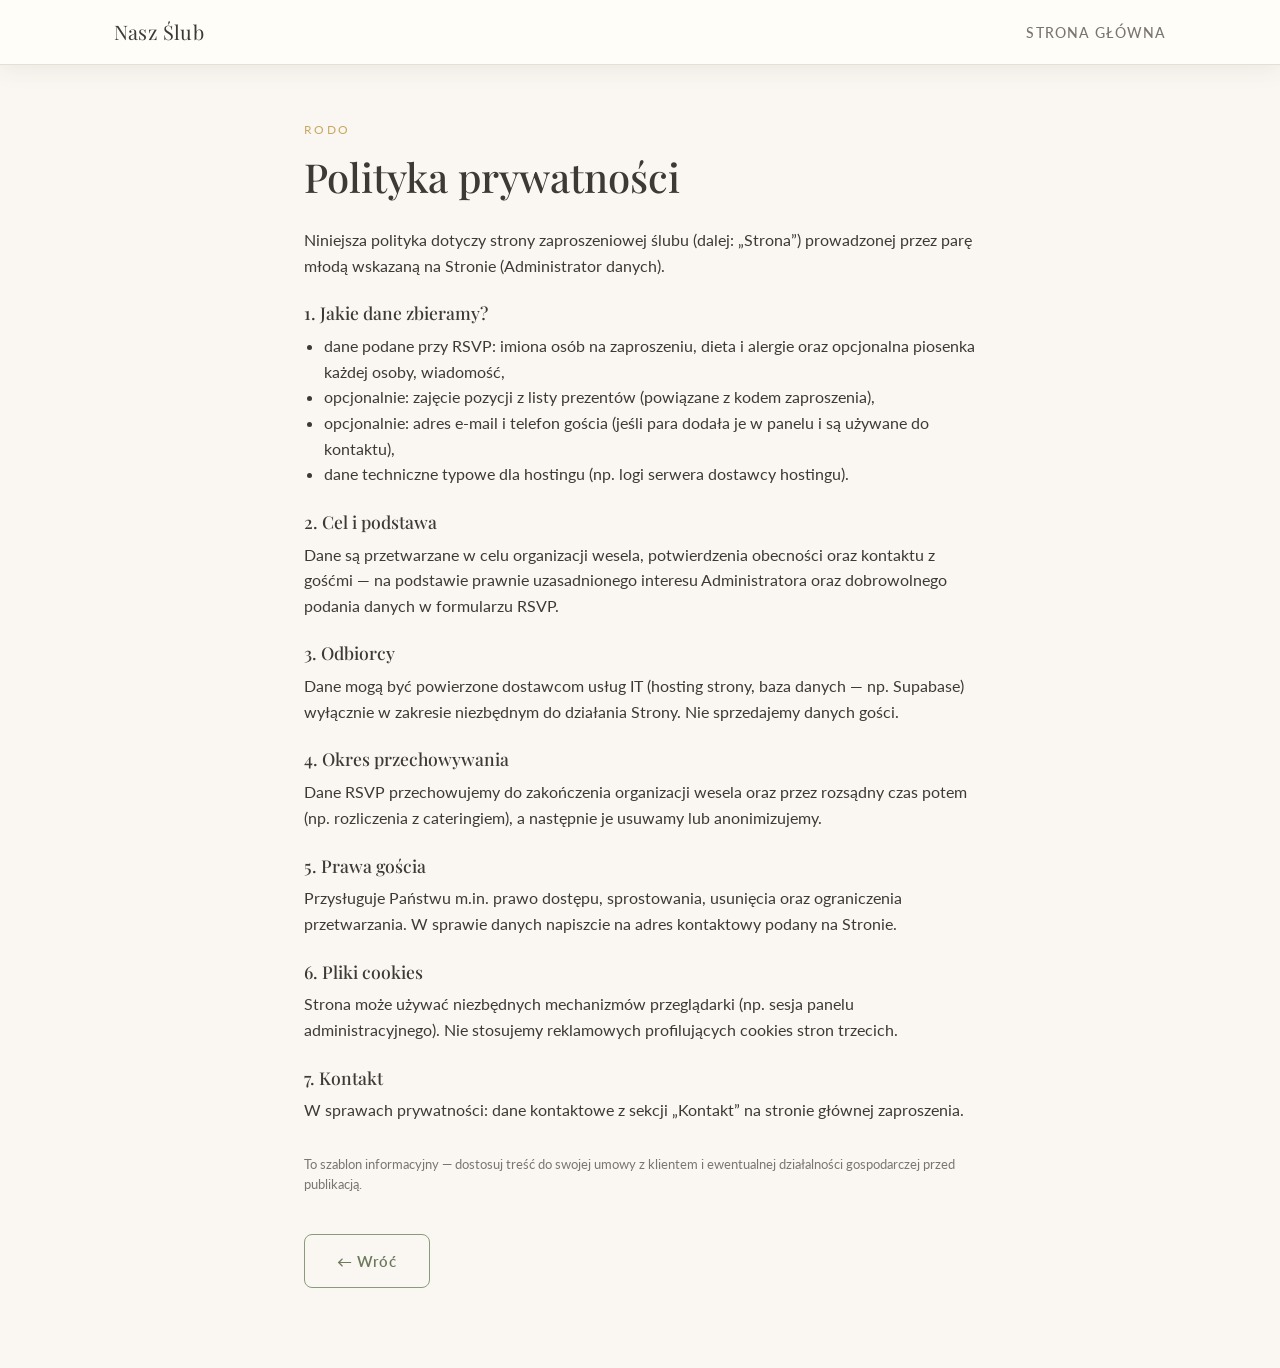
<file: privacy.html>
<!DOCTYPE html>
<html lang="pl">
<head>
  <meta charset="UTF-8">
  <meta name="viewport" content="width=device-width, initial-scale=1.0">
  <title>Polityka prywatności — Nasz Ślub</title>
  <link rel="preconnect" href="https://fonts.googleapis.com">
  <link rel="preconnect" href="https://fonts.gstatic.com" crossorigin>
  <link href="https://fonts.googleapis.com/css2?family=Lato:wght@400;500;600;700&family=Playfair+Display:ital,wght@0,400;0,500;0,600;1,400&family=Cormorant+Garamond:ital,wght@0,500;0,600;1,500&family=Libre+Baskerville:ital,wght@0,400;0,700;1,400&family=Source+Sans+3:wght@400;600;700&display=swap" rel="stylesheet">
  <link rel="stylesheet" href="css/style.css">
</head>
<body>
  <nav class="nav scrolled">
    <div class="container nav-inner">
      <a href="index.html" class="nav-logo" id="nav-logo">Nasz Ślub</a>
      <ul class="nav-links">
        <li><a href="index.html">Strona główna</a></li>
      </ul>
      <button type="button" class="nav-toggle" aria-label="Menu" aria-expanded="false">
        <span></span><span></span><span></span>
      </button>
    </div>
  </nav>

  <main class="section privacy-main">
    <div class="container privacy-inner">
      <p class="section-label">RODO</p>
      <h1 class="section-title privacy-title">Polityka prywatności</h1>

      <div class="legal-content">
        <p>Niniejsza polityka dotyczy strony zaproszeniowej ślubu (dalej: „Strona”) prowadzonej przez parę młodą wskazaną na Stronie (Administrator danych).</p>

        <h3>1. Jakie dane zbieramy?</h3>
        <ul>
          <li>dane podane przy RSVP: imiona osób na zaproszeniu, dieta i alergie oraz opcjonalna piosenka każdej osoby, wiadomość,</li>
          <li>opcjonalnie: zajęcie pozycji z listy prezentów (powiązane z kodem zaproszenia),</li>
          <li>opcjonalnie: adres e-mail i telefon gościa (jeśli para dodała je w panelu i są używane do kontaktu),</li>
          <li>dane techniczne typowe dla hostingu (np. logi serwera dostawcy hostingu).</li>
        </ul>

        <h3>2. Cel i podstawa</h3>
        <p>Dane są przetwarzane w celu organizacji wesela, potwierdzenia obecności oraz kontaktu z gośćmi — na podstawie prawnie uzasadnionego interesu Administratora oraz dobrowolnego podania danych w formularzu RSVP.</p>

        <h3>3. Odbiorcy</h3>
        <p>Dane mogą być powierzone dostawcom usług IT (hosting strony, baza danych — np. Supabase) wyłącznie w zakresie niezbędnym do działania Strony. Nie sprzedajemy danych gości.</p>

        <h3>4. Okres przechowywania</h3>
        <p>Dane RSVP przechowujemy do zakończenia organizacji wesela oraz przez rozsądny czas potem (np. rozliczenia z cateringiem), a następnie je usuwamy lub anonimizujemy.</p>

        <h3>5. Prawa gościa</h3>
        <p>Przysługuje Państwu m.in. prawo dostępu, sprostowania, usunięcia oraz ograniczenia przetwarzania. W sprawie danych napiszcie na adres kontaktowy podany na Stronie.</p>

        <h3>6. Pliki cookies</h3>
        <p>Strona może używać niezbędnych mechanizmów przeglądarki (np. sesja panelu administracyjnego). Nie stosujemy reklamowych profilujących cookies stron trzecich.</p>

        <h3>7. Kontakt</h3>
        <p>W sprawach prywatności: dane kontaktowe z sekcji „Kontakt” na stronie głównej zaproszenia.</p>

        <p class="field-hint" style="margin-top:32px;">To szablon informacyjny — dostosuj treść do swojej umowy z klientem i ewentualnej działalności gospodarczej przed publikacją.</p>
      </div>

      <p style="margin-top:40px;"><a href="index.html" class="btn btn-secondary">← Wróć</a></p>
    </div>
  </main>

  <script defer src="js/config.js"></script>
  <script defer src="js/storage.js"></script>
  <script defer src="js/api.js"></script>
  <script>
    document.addEventListener('DOMContentLoaded', async () => {
      const toggle = document.querySelector('.nav-toggle');
      const links = document.querySelector('.nav-links');
      if (toggle && links) {
        toggle.addEventListener('click', () => {
          const open = links.classList.toggle('open');
          toggle.setAttribute('aria-expanded', open ? 'true' : 'false');
        });
        links.querySelectorAll('a').forEach(a => a.addEventListener('click', () => {
          links.classList.remove('open');
          toggle.setAttribute('aria-expanded', 'false');
        }));
      }
      try {
        if (typeof initApi === 'function') await initApi();
        if (typeof getSettings === 'function') {
          const s = await getSettings();
          const logo = document.getElementById('nav-logo');
          if (logo) logo.textContent = s.brideName + ' & ' + s.groomName;
          document.title = 'Polityka prywatności — ' + s.brideName + ' & ' + s.groomName;
        }
      } catch (e) { /* tryb offline / brak bazy */ }
    });
  </script>
</body>
</html>
</file>
<file: css/style.css>
/* ===== Reset & Variables ===== */
*, *::before, *::after { box-sizing: border-box; margin: 0; padding: 0; }

:root {
  --cream: #FAF7F2;
  --ivory: #FFFDF9;
  --sage: #8B9A7B;
  --sage-dark: #6B7A5B;
  --sage-light: #E8EDE4;
  --rose: #C4A4A4;
  --rose-light: #F0E4E4;
  --gold: #C9A962;
  --gold-light: #F5EDD8;
  --text: #3D3A36;
  --text-muted: #7A7570;
  --border: #E5DFD6;
  --shadow: 0 4px 24px rgba(61, 58, 54, 0.08);
  --shadow-lg: 0 8px 40px rgba(61, 58, 54, 0.12);
  --radius: 12px;
  --radius-sm: 8px;
  --font-heading: 'Playfair Display', Georgia, serif;
  --font-body: 'Lato', 'Segoe UI', sans-serif;
  --transition: 0.3s ease;
  --nav-bg: rgba(255, 253, 249, 0.92);
  --hero-bg: linear-gradient(180deg, var(--ivory) 0%, var(--cream) 60%, var(--sage-light) 100%);
  --rsvp-bg: linear-gradient(135deg, var(--sage-light) 0%, var(--rose-light) 100%);
  --footer-bg: #3D3A36;
  --footer-fg: rgba(255, 255, 255, 0.72);
  --heading-tracking: 0.01em;
  --label-tracking: 0.08em;
  --ornament-size: 2rem;
}

html { scroll-behavior: smooth; font-size: 16px; }

body {
  font-family: var(--font-body);
  color: var(--text);
  background: var(--cream);
  line-height: 1.6;
  -webkit-font-smoothing: antialiased;
}

img { max-width: 100%; display: block; }
a { color: var(--sage-dark); text-decoration: none; transition: color var(--transition); }
a:hover { color: var(--gold); }

h1, h2, h3, h4 {
  font-family: var(--font-heading);
  font-weight: 500;
  line-height: 1.3;
}

.container {
  max-width: 1100px;
  margin: 0 auto;
  padding: 0 24px;
}

/* ===== Navigation ===== */
.nav {
  position: fixed;
  top: 0;
  left: 0;
  right: 0;
  z-index: 100;
  background: var(--nav-bg);
  backdrop-filter: blur(12px);
  border-bottom: 1px solid var(--border);
  transition: box-shadow var(--transition);
}

.nav.scrolled { box-shadow: var(--shadow); }

.nav-inner {
  display: flex;
  align-items: center;
  justify-content: space-between;
  height: 64px;
}

.nav-logo {
  font-family: var(--font-heading);
  font-size: 1.25rem;
  color: var(--text);
  letter-spacing: var(--heading-tracking);
}

.nav-links {
  display: flex;
  gap: 28px;
  list-style: none;
}

.nav-links a {
  font-size: 0.875rem;
  text-transform: uppercase;
  letter-spacing: var(--label-tracking);
  color: var(--text-muted);
  font-weight: 500;
}

.nav-links a:hover { color: var(--sage-dark); }

.nav-toggle {
  display: none;
  background: none;
  border: none;
  cursor: pointer;
  padding: 8px;
}

.nav-toggle span {
  display: block;
  width: 24px;
  height: 2px;
  background: var(--text);
  margin: 5px 0;
  transition: var(--transition);
}

/* ===== Hero ===== */
.hero {
  min-height: 100vh;
  min-height: 100svh;
  display: flex;
  align-items: center;
  justify-content: center;
  text-align: center;
  position: relative;
  background: var(--hero-bg);
  background-size: cover;
  background-position: center;
  padding: 100px 24px 80px;
}

.hero.has-photo {
  color: var(--text);
}

.hero-overlay {
  position: absolute;
  inset: 0;
  pointer-events: none;
}

.hero-content {
  position: relative;
  z-index: 1;
}

.hero-ornament {
  font-size: var(--ornament-size);
  color: var(--gold);
  margin-bottom: 16px;
  opacity: 0.7;
}

.hero-names {
  font-family: var(--font-heading);
  font-size: clamp(2.5rem, 6vw, 4.5rem);
  color: var(--text);
  margin-bottom: 8px;
}

.hero-ampersand {
  font-style: italic;
  color: var(--rose);
  font-size: 0.7em;
  display: block;
  margin: 8px 0;
}

.hero-date {
  font-size: 1.125rem;
  color: var(--text-muted);
  letter-spacing: 0.15em;
  text-transform: uppercase;
  margin-top: 24px;
}

.hero-venue {
  font-size: 1rem;
  color: var(--text-muted);
  margin-top: 8px;
}

/* Powitanie gościa z linku ?kod= */
.hero-guest-welcome {
  font-family: var(--font-heading);
  font-size: clamp(1.1rem, 2.5vw, 1.5rem);
  color: var(--sage-dark);
  letter-spacing: 0.04em;
  margin-bottom: 20px;
  font-style: italic;
}

.hero-rsvp-cta {
  display: inline-block;
  margin-top: 28px;
}

body.personalized .hero {
  background: linear-gradient(180deg, #F7F3EC 0%, var(--cream) 45%, var(--sage-light) 100%);
}

.hero-scroll {
  position: absolute;
  bottom: 32px;
  left: 50%;
  transform: translateX(-50%);
  animation: bounce 2s infinite;
  color: var(--text-muted);
  font-size: 0.75rem;
  letter-spacing: 0.1em;
  text-transform: uppercase;
}

@keyframes bounce {
  0%, 100% { transform: translateX(-50%) translateY(0); }
  50% { transform: translateX(-50%) translateY(8px); }
}

/* ===== Countdown ===== */
.countdown-section {
  padding: 80px 0;
  text-align: center;
  background: var(--ivory);
}

.section-label {
  font-size: 0.75rem;
  text-transform: uppercase;
  letter-spacing: 0.2em;
  color: var(--gold);
  margin-bottom: 12px;
}

.section-title {
  font-size: clamp(1.75rem, 4vw, 2.5rem);
  margin-bottom: 48px;
  color: var(--text);
}

.countdown {
  display: flex;
  justify-content: center;
  gap: clamp(16px, 4vw, 40px);
  flex-wrap: wrap;
}

.countdown-item {
  text-align: center;
  min-width: 80px;
}

.countdown-number {
  font-family: var(--font-heading);
  font-size: clamp(2.5rem, 5vw, 3.5rem);
  color: var(--sage-dark);
  line-height: 1;
}

.countdown-label {
  font-size: 0.75rem;
  text-transform: uppercase;
  letter-spacing: 0.15em;
  color: var(--text-muted);
  margin-top: 8px;
}

/* ===== Sections ===== */
.section {
  padding: 80px 0;
}

.section-alt { background: var(--ivory); }

.section-header {
  text-align: center;
  margin-bottom: 48px;
}

.section-header p {
  color: var(--text-muted);
  max-width: 560px;
  margin: 16px auto 0;
}

/* ===== Timeline / Schedule ===== */
.timeline {
  max-width: 640px;
  margin: 0 auto;
  position: relative;
}

.timeline::before {
  content: '';
  position: absolute;
  left: 80px;
  top: 0;
  bottom: 0;
  width: 2px;
  background: var(--border);
}

.timeline-item {
  display: flex;
  gap: 32px;
  padding-bottom: 40px;
  position: relative;
}

.timeline-time {
  width: 64px;
  flex-shrink: 0;
  text-align: right;
  font-family: var(--font-heading);
  font-size: 1.125rem;
  color: var(--gold);
  padding-top: 2px;
}

.timeline-dot {
  width: 14px;
  height: 14px;
  border-radius: 50%;
  background: var(--sage);
  border: 3px solid var(--ivory);
  position: absolute;
  left: 73px;
  top: 6px;
  z-index: 1;
}

.timeline-content h3 {
  font-size: 1.25rem;
  margin-bottom: 4px;
}

.timeline-content p {
  color: var(--text-muted);
  font-size: 0.9375rem;
}

/* ===== Info Cards ===== */
.cards-grid {
  display: grid;
  grid-template-columns: repeat(auto-fit, minmax(280px, 1fr));
  gap: 24px;
}

.card {
  background: var(--ivory);
  border: 1px solid var(--border);
  border-radius: var(--radius);
  padding: 32px;
  transition: box-shadow var(--transition), transform var(--transition);
}

.card:hover {
  box-shadow: var(--shadow);
  transform: translateY(-2px);
}

.card-icon {
  font-size: 2rem;
  margin-bottom: 16px;
}

.card h3 {
  font-size: 1.25rem;
  margin-bottom: 12px;
}

.card p {
  color: var(--text-muted);
  font-size: 0.9375rem;
}

.card a.btn-link {
  display: inline-block;
  margin-top: 16px;
  font-size: 0.875rem;
  font-weight: 600;
  color: var(--sage-dark);
  border-bottom: 1px solid var(--sage);
  padding-bottom: 2px;
}

/* ===== RSVP Form ===== */
.rsvp-section {
  background: var(--rsvp-bg);
}

.rsvp-form-wrapper {
  max-width: 560px;
  margin: 0 auto;
  background: var(--ivory);
  border-radius: var(--radius);
  padding: 40px;
  box-shadow: var(--shadow-lg);
}

.form-group {
  margin-bottom: 20px;
}

.form-group label {
  display: block;
  font-size: 0.875rem;
  font-weight: 600;
  margin-bottom: 6px;
  color: var(--text);
}

.form-group input,
.form-group select,
.form-group textarea {
  width: 100%;
  padding: 12px 16px;
  border: 1px solid var(--border);
  border-radius: var(--radius-sm);
  font-family: var(--font-body);
  font-size: 1rem;
  background: var(--cream);
  color: var(--text);
  transition: border-color var(--transition);
}

.form-group input:focus,
.form-group select:focus,
.form-group textarea:focus {
  outline: none;
  border-color: var(--sage);
}

.form-group textarea { resize: vertical; min-height: 80px; }

.form-row {
  display: grid;
  grid-template-columns: 1fr 1fr;
  gap: 16px;
}

.checkbox-group {
  display: flex;
  flex-wrap: wrap;
  gap: 12px;
}

.checkbox-item {
  display: flex;
  align-items: center;
  gap: 8px;
  cursor: pointer;
  font-size: 0.9375rem;
}

.checkbox-item input[type="checkbox"] {
  width: 18px;
  height: 18px;
  accent-color: var(--sage);
}

.radio-group {
  display: flex;
  gap: 24px;
}

.radio-item {
  display: flex;
  align-items: center;
  gap: 8px;
  cursor: pointer;
  font-size: 0.9375rem;
}

.radio-item input[type="radio"] {
  width: 18px;
  height: 18px;
  accent-color: var(--sage);
}

.btn {
  display: inline-flex;
  align-items: center;
  justify-content: center;
  gap: 8px;
  padding: 14px 32px;
  border: none;
  border-radius: var(--radius-sm);
  font-family: var(--font-body);
  font-size: 0.9375rem;
  font-weight: 600;
  cursor: pointer;
  transition: all var(--transition);
  letter-spacing: 0.04em;
}

.btn-primary {
  background: var(--sage);
  color: white;
}

.btn-primary:hover {
  background: var(--sage-dark);
}

.btn-block {
  width: 100%;
}

.btn-secondary {
  background: transparent;
  color: var(--sage-dark);
  border: 1px solid var(--sage);
}

.btn-secondary:hover {
  background: var(--sage-light);
}

.btn-danger {
  background: #C47070;
  color: white;
}

.btn-danger:hover { background: #A85555; }

.btn-sm {
  padding: 10px 20px;
  font-size: 0.8125rem;
}

.btn-row {
  display: flex;
  align-items: center;
  justify-content: center;
  gap: 12px;
  flex-wrap: wrap;
}

.btn-row-stretch .btn {
  flex: 1;
  min-width: 120px;
}

.form-actions {
  display: flex;
  align-items: center;
  justify-content: center;
  gap: 12px;
  flex-wrap: wrap;
  margin-top: 28px;
  padding-top: 8px;
}

.form-actions .btn {
  min-width: 160px;
}

.form-actions-danger {
  margin-top: 40px;
  padding-top: 24px;
  border-top: 1px solid var(--border);
}

.toolbar-actions {
  display: flex;
  align-items: center;
  justify-content: flex-end;
  gap: 10px;
  flex-wrap: wrap;
}

.form-message {
  padding: 12px 16px;
  border-radius: var(--radius-sm);
  margin-bottom: 20px;
  font-size: 0.9375rem;
  display: none;
}

.form-message.success {
  display: block;
  background: var(--sage-light);
  color: var(--sage-dark);
  border: 1px solid var(--sage);
}

.form-message.error {
  display: block;
  background: #FDEAEA;
  color: #8B3030;
  border: 1px solid #E8A0A0;
}

.form-message.info {
  display: block;
  background: var(--gold-light);
  color: #7A6520;
  border: 1px solid var(--gold);
}

.rsvp-step { display: none; }
.rsvp-step.active { display: block; }

.rsvp-person-card {
  background: var(--ivory);
  border: 1px solid var(--border);
  border-radius: var(--radius);
  padding: 16px 18px 8px;
  margin-bottom: 14px;
}

.rsvp-person-label {
  font-family: var(--font-heading);
  font-size: 1rem;
  margin-bottom: 8px;
}

.rsvp-person-song-fields { margin-top: 10px; }

.rsvp-thanks { text-align: center; margin-bottom: 20px; }
.rsvp-thanks h3 { font-family: var(--font-heading); margin-bottom: 8px; }
.rsvp-edit-hint { color: var(--text-muted); font-size: 0.9375rem; margin-top: 12px; }

#rsvp-step-thanks .btn { display: block; margin: 0 auto; }

/* ===== FAQ ===== */
.faq-list {
  max-width: 680px;
  margin: 0 auto;
}

.faq-item {
  border-bottom: 1px solid var(--border);
}

.faq-question {
  width: 100%;
  background: none;
  border: none;
  text-align: left;
  padding: 20px 0;
  font-family: var(--font-heading);
  font-size: 1.125rem;
  color: var(--text);
  cursor: pointer;
  display: flex;
  justify-content: space-between;
  align-items: center;
}

.faq-question::after {
  content: '+';
  font-size: 1.5rem;
  color: var(--gold);
  transition: transform var(--transition);
}

.faq-item.open .faq-question::after {
  transform: rotate(45deg);
}

.faq-answer {
  max-height: 0;
  overflow: hidden;
  transition: max-height var(--transition);
}

.faq-item.open .faq-answer {
  max-height: 300px;
}

.faq-answer p {
  padding-bottom: 20px;
  color: var(--text-muted);
  font-size: 0.9375rem;
}

/* ===== Footer ===== */
.footer {
  background: var(--footer-bg);
  color: var(--footer-fg);
  text-align: center;
  padding: 48px 24px;
}

.footer-names {
  font-family: var(--font-heading);
  font-size: 1.5rem;
  color: white;
  margin-bottom: 8px;
}

.footer-date {
  font-size: 0.875rem;
  margin-bottom: 24px;
}

.footer-admin-link {
  font-size: 0.75rem;
  color: rgba(255,255,255,0.35);
  letter-spacing: 0.05em;
}

.footer-admin-link:hover { color: rgba(255,255,255,0.6); }

/* ===== Admin Layout ===== */
.admin-page {
  min-height: 100vh;
  background: var(--cream);
}

.admin-header {
  background: var(--text);
  color: white;
  padding: 16px 24px;
  display: flex;
  align-items: center;
  justify-content: space-between;
  gap: 12px;
  position: sticky;
  top: 0;
  z-index: 40;
}

.admin-header-left {
  display: flex;
  align-items: center;
  gap: 12px;
  min-width: 0;
}

.admin-header h1 {
  font-size: 1.25rem;
  white-space: nowrap;
  overflow: hidden;
  text-overflow: ellipsis;
}

.admin-menu-toggle {
  display: none;
}

.admin-nav-backdrop {
  display: none;
}

.admin-header-actions {
  display: flex;
  gap: 12px;
  align-items: center;
}

.admin-header a {
  color: rgba(255, 255, 255, 0.7);
  font-size: 0.875rem;
}

.admin-header a:hover { color: white; }

.admin-header .btn-secondary {
  color: white;
  border-color: rgba(255, 255, 255, 0.4);
}

.admin-header .btn-secondary:hover {
  background: rgba(255, 255, 255, 0.1);
  color: white;
}

.admin-layout {
  display: flex;
  min-height: calc(100vh - 56px);
}

.admin-sidebar {
  width: 240px;
  background: var(--ivory);
  border-right: 1px solid var(--border);
  padding: 24px 0 0;
  flex-shrink: 0;
  display: flex;
  flex-direction: column;
  min-height: 0;
}

.admin-nav {
  list-style: none;
  flex: 1;
  overflow-y: auto;
  padding-bottom: 8px;
}

.admin-nav-footer {
  padding: 12px 16px 20px;
  border-top: 1px solid var(--border);
  display: flex;
  flex-direction: column;
  gap: 8px;
}

.admin-nav-reorder-hint {
  margin: 0;
  font-size: 0.75rem;
  color: var(--text-muted);
  line-height: 1.35;
}

.admin-nav-group {
  margin-bottom: 8px;
}

.admin-nav-group-toggle {
  display: flex;
  align-items: center;
  gap: 8px;
  width: 100%;
  text-align: left;
  padding: 10px 20px;
  background: none;
  border: none;
  font-family: var(--font-body);
  font-size: 0.75rem;
  font-weight: 700;
  letter-spacing: 0.04em;
  text-transform: uppercase;
  color: var(--text-muted);
  cursor: pointer;
}

.admin-nav-group-toggle .admin-nav-group-label {
  flex: 1;
}

.admin-nav-group-toggle::after {
  content: '▸';
  font-size: 0.7rem;
  transition: transform var(--transition);
}

.admin-nav-group.open .admin-nav-group-toggle::after {
  transform: rotate(90deg);
}

.admin-nav-drag-handle {
  display: none;
  opacity: 0.45;
  font-size: 0.7rem;
  letter-spacing: -1px;
  cursor: grab;
  user-select: none;
}

.admin-nav-reordering .admin-nav-drag-handle {
  display: inline;
}

.admin-nav-reordering .admin-nav-group-toggle::after {
  display: none;
}

.admin-nav-reordering .admin-nav-group,
.admin-nav-reordering .admin-nav-item {
  cursor: grab;
}

.admin-nav-reordering .admin-nav-group.dragging,
.admin-nav-reordering .admin-nav-item.dragging {
  opacity: 0.5;
}

.admin-nav-reordering .admin-nav-group.drag-over > .admin-nav-group-toggle,
.admin-nav-reordering .admin-nav-item.drag-over > button {
  background: var(--sage-light);
}

.admin-nav-reordering button[data-panel] {
  cursor: grab;
}

.admin-nav-sub {
  list-style: none;
  display: none;
  padding: 0;
  margin: 0;
  min-height: 8px;
}

.admin-nav-group.open .admin-nav-sub {
  display: block;
}

.admin-nav li button[data-panel] {
  display: flex;
  align-items: center;
  gap: 8px;
  width: 100%;
  text-align: left;
  padding: 10px 24px 10px 28px;
  background: none;
  border: none;
  font-family: var(--font-body);
  font-size: 0.9375rem;
  color: var(--text-muted);
  cursor: pointer;
  transition: all var(--transition);
  border-left: 3px solid transparent;
}

.admin-nav li button[data-panel]:hover {
  background: var(--sage-light);
  color: var(--text);
}

.admin-nav li button[data-panel].active {
  background: var(--sage-light);
  color: var(--sage-dark);
  border-left-color: var(--sage);
  font-weight: 600;
}

.admin-main {
  flex: 1;
  padding: 32px;
  overflow-x: auto;
}

.admin-panel { display: none; }
.admin-panel.active { display: block; }

.admin-panel h2 {
  font-size: 1.75rem;
  margin-bottom: 24px;
}

/* ===== Stats Cards ===== */
.stats-grid {
  display: grid;
  grid-template-columns: repeat(auto-fit, minmax(180px, 1fr));
  gap: 16px;
  margin-bottom: 32px;
}

.stat-card {
  background: var(--ivory);
  border-radius: var(--radius);
  padding: 24px;
  border: 1px solid var(--border);
}

.stat-card .stat-number {
  font-family: var(--font-heading);
  font-size: 2.5rem;
  color: var(--sage-dark);
  line-height: 1;
}

.stat-card .stat-label {
  font-size: 0.8125rem;
  color: var(--text-muted);
  margin-top: 8px;
  text-transform: uppercase;
  letter-spacing: 0.08em;
}

.stat-card.highlight {
  background: var(--sage);
  border-color: var(--sage);
}

.stat-card.highlight .stat-number,
.stat-card.highlight .stat-label {
  color: white;
}

/* ===== Tables ===== */
.table-wrapper {
  background: var(--ivory);
  border-radius: var(--radius);
  border: 1px solid var(--border);
  overflow-x: auto;
  -webkit-overflow-scrolling: touch;
}

.table-toolbar {
  display: flex;
  justify-content: space-between;
  align-items: center;
  padding: 16px 20px;
  border-bottom: 1px solid var(--border);
  flex-wrap: wrap;
  gap: 12px;
}

.table-toolbar input[type="search"] {
  padding: 8px 14px;
  border: 1px solid var(--border);
  border-radius: var(--radius-sm);
  font-size: 0.875rem;
  width: 240px;
  max-width: 100%;
  background: var(--cream);
}

table {
  width: 100%;
  border-collapse: collapse;
  min-width: 640px;
}

.budget-table {
  min-width: 900px;
}

thead {
  background: var(--cream);
}

th {
  text-align: left;
  padding: 12px 16px;
  font-size: 0.75rem;
  text-transform: uppercase;
  letter-spacing: 0.08em;
  color: var(--text-muted);
  font-weight: 600;
}

td {
  padding: 14px 16px;
  font-size: 0.875rem;
  border-top: 1px solid var(--border);
}

tr:hover td { background: rgba(139, 154, 123, 0.04); }

.badge {
  display: inline-block;
  padding: 4px 10px;
  border-radius: 20px;
  font-size: 0.75rem;
  font-weight: 600;
}

.badge-confirmed { background: var(--sage-light); color: var(--sage-dark); }
.badge-pending { background: var(--gold-light); color: #7A6520; }
.badge-declined { background: #FDEAEA; color: #8B3030; }

.table-actions {
  display: flex;
  gap: 8px;
}

.table-actions button {
  background: none;
  border: none;
  cursor: pointer;
  font-size: 0.8125rem;
  color: var(--text-muted);
  padding: 4px 8px;
  border-radius: 4px;
}

.table-actions button:hover {
  background: var(--sage-light);
  color: var(--sage-dark);
}

/* ===== Checklist ===== */
.checklist {
  max-width: 640px;
}

.checklist-item {
  display: flex;
  align-items: center;
  gap: 12px;
  padding: 14px 0;
  border-bottom: 1px solid var(--border);
}

.checklist-item .drag-handle {
  cursor: grab;
  color: var(--text-muted);
  user-select: none;
  letter-spacing: -2px;
  font-size: 0.75rem;
  padding: 4px 2px;
}

.checklist-item.dragging {
  opacity: 0.55;
  background: var(--ivory);
}

.checklist-item.drag-over {
  border-top-color: var(--sage);
}

.checklist-jump {
  flex-shrink: 0;
}

.checklist-item input[type="checkbox"] {
  width: 20px;
  height: 20px;
  accent-color: var(--sage);
  flex-shrink: 0;
}

.checklist-item label {
  flex: 1;
  font-size: 0.9375rem;
  cursor: pointer;
}

.checklist-item.done label {
  text-decoration: line-through;
  color: var(--text-muted);
}

.checklist-add {
  display: flex;
  align-items: stretch;
  gap: 12px;
  margin-top: 24px;
  max-width: 720px;
  flex-wrap: wrap;
}

.checklist-add input {
  flex: 1;
  min-width: 180px;
  padding: 12px 16px;
  border: 1px solid var(--border);
  border-radius: var(--radius-sm);
  font-size: 0.9375rem;
  background: var(--ivory);
}

.checklist-add select {
  min-width: 150px;
  padding: 12px 12px;
  border: 1px solid var(--border);
  border-radius: var(--radius-sm);
  font-size: 0.9375rem;
  background: var(--ivory);
  font-family: inherit;
}

.checklist-add .btn {
  flex-shrink: 0;
  min-width: 100px;
}

.sortable-list {
  display: flex;
  flex-direction: column;
  gap: 10px;
  max-width: 800px;
}

.faq-sortable-item {
  display: flex;
  align-items: flex-start;
  gap: 12px;
  padding: 14px 16px;
  background: var(--ivory);
  border: 1px solid var(--border);
  border-radius: var(--radius);
}

.faq-sortable-item .drag-handle {
  cursor: grab;
  color: var(--text-muted);
  user-select: none;
  letter-spacing: -2px;
  font-size: 0.75rem;
  padding-top: 4px;
}

.faq-sortable-item.dragging { opacity: 0.55; }
.faq-sortable-item.drag-over { border-color: var(--sage); }

.faq-sortable-item .sortable-body {
  flex: 1;
  min-width: 0;
}

.faq-sortable-item .sortable-body p {
  margin: 6px 0 0;
  color: var(--text-muted);
  font-size: 0.9375rem;
}

.faq-sortable-item .actions {
  flex-shrink: 0;
  display: flex;
  gap: 6px;
  flex-wrap: wrap;
}

/* ===== Modal ===== */
.modal-overlay {
  position: fixed;
  inset: 0;
  background: rgba(61, 58, 54, 0.5);
  z-index: 200;
  display: none;
  align-items: center;
  justify-content: center;
  padding: 24px;
}

.modal-overlay.open { display: flex; }

.modal {
  background: var(--ivory);
  border-radius: var(--radius);
  padding: 32px;
  max-width: 480px;
  width: 100%;
  max-height: 90vh;
  overflow-y: auto;
  box-shadow: var(--shadow-lg);
}

.modal h3 {
  font-size: 1.5rem;
  margin-bottom: 24px;
}

.modal-actions {
  display: flex;
  align-items: center;
  justify-content: center;
  gap: 12px;
  margin-top: 28px;
  flex-wrap: wrap;
}

.modal-actions .btn {
  min-width: 120px;
}

/* ===== Login ===== */
.login-page {
  min-height: 100vh;
  display: flex;
  align-items: center;
  justify-content: center;
  background: linear-gradient(135deg, var(--sage-light) 0%, var(--rose-light) 100%);
  padding: 24px;
}

.login-box {
  background: var(--ivory);
  border-radius: var(--radius);
  padding: 48px 40px;
  max-width: 400px;
  width: 100%;
  box-shadow: var(--shadow-lg);
  text-align: center;
}

.login-box h1 {
  font-size: 1.75rem;
  margin-bottom: 8px;
}

.login-box p {
  color: var(--text-muted);
  margin-bottom: 32px;
  font-size: 0.9375rem;
}

.login-box .btn {
  margin-top: 8px;
}

.login-box .form-actions {
  margin-top: 24px;
}

.info-box {
  background: var(--gold-light);
  border: 1px solid var(--gold);
  border-radius: var(--radius);
  padding: 20px 24px;
  margin-bottom: 24px;
  font-size: 0.9375rem;
  color: var(--text);
  line-height: 1.7;
}

.info-box h4 {
  font-family: var(--font-heading);
  font-size: 1.0625rem;
  margin-bottom: 10px;
  color: var(--text);
}

.info-box ol {
  margin: 0;
  padding-left: 20px;
}

.info-box li + li {
  margin-top: 6px;
}

.rsvp-code-hint {
  font-size: 0.875rem;
  color: var(--text-muted);
  margin-top: 6px;
  line-height: 1.5;
}

/* ===== Diet Summary ===== */
.diet-summary {
  display: grid;
  grid-template-columns: repeat(auto-fit, minmax(200px, 1fr));
  gap: 16px;
  margin-bottom: 32px;
}

.diet-card {
  background: var(--ivory);
  border: 1px solid var(--border);
  border-radius: var(--radius);
  padding: 20px;
  text-align: center;
}

.diet-card summary {
  list-style: none;
  cursor: pointer;
}

.diet-card summary::-webkit-details-marker { display: none; }

.diet-names {
  text-align: left;
  margin: 12px 0 0;
  padding-left: 18px;
  font-size: 0.875rem;
  color: var(--text-muted);
}

.message-card {
  background: var(--ivory);
  border: 1px solid var(--border);
  border-radius: var(--radius);
  padding: 16px 18px;
  margin-bottom: 12px;
}

.message-card p { margin: 8px 0 0; }

.diet-card .diet-count {
  font-family: var(--font-heading);
  font-size: 2rem;
  color: var(--sage-dark);
}

.diet-card .diet-name {
  font-size: 0.8125rem;
  color: var(--text-muted);
  margin-top: 4px;
}

/* ===== Settings Form ===== */
.settings-form {
  max-width: 560px;
}

.settings-form .form-group {
  margin-bottom: 16px;
}

.login-mode-hint {
  font-size: 0.875rem;
  color: var(--text-muted);
  margin-bottom: 20px;
}

.field-hint {
  font-size: 0.8125rem;
  color: var(--text-muted);
  margin-top: 6px;
  line-height: 1.5;
}

.send-progress {
  text-align: center;
  color: var(--gold);
  font-size: 0.875rem;
  font-weight: 600;
  letter-spacing: 0.05em;
  margin-bottom: 16px;
}

.modal-wide {
  max-width: 560px;
}

.input-with-btn {
  display: flex;
  gap: 10px;
  align-items: stretch;
}

.input-with-btn input {
  flex: 1;
}

.input-with-btn .btn {
  flex-shrink: 0;
  white-space: nowrap;
}

.code-tag {
  font-size: 0.8125rem;
  background: var(--sage-light);
  padding: 3px 8px;
  border-radius: 4px;
  letter-spacing: 0.05em;
}

.recent-row {
  display: flex;
  justify-content: space-between;
  align-items: center;
  padding: 12px 0;
  border-bottom: 1px solid var(--border);
  gap: 12px;
  flex-wrap: wrap;
}

.recent-date {
  font-size: 0.8125rem;
  color: var(--text-muted);
}

.row-invited {
  background: rgba(139, 154, 123, 0.03);
}

.checklist-delete {
  background: none;
  border: none;
  cursor: pointer;
  color: var(--text-muted);
  font-size: 0.8125rem;
  padding: 4px 8px;
}

.checklist-delete:hover {
  color: var(--text);
}

#send-message-preview {
  width: 100%;
  padding: 12px 16px;
  border: 1px solid var(--border);
  border-radius: var(--radius-sm);
  font-family: var(--font-body);
  font-size: 0.9375rem;
  background: var(--cream);
  color: var(--text);
  resize: vertical;
}

.btn:disabled {
  opacity: 0.45;
  cursor: not-allowed;
}

/* ===== Responsive ===== */
@media (max-width: 1024px) {
  .nav-links {
    gap: 16px;
  }

  .nav-links a {
    font-size: 0.8125rem;
  }

  .admin-sidebar {
    width: 210px;
  }

  .admin-main {
    padding: 24px;
  }

  .container {
    padding: 0 20px;
  }
}

@media (max-width: 768px) {
  .container {
    padding: 0 16px;
  }

  .section {
    padding: 64px 0;
  }

  .nav-links {
    display: none;
    position: absolute;
    top: 64px;
    left: 0;
    right: 0;
    background: var(--ivory);
    flex-direction: column;
    padding: 16px 20px;
    gap: 4px;
    border-bottom: 1px solid var(--border);
    box-shadow: var(--shadow);
  }

  .nav-links.open { display: flex; }

  .nav-links a {
    display: block;
    padding: 12px 8px;
    font-size: 0.9375rem;
  }

  .nav-toggle { display: block; }

  .hero {
    padding: 88px 16px 64px;
  }

  .hero-names {
    font-size: clamp(2rem, 10vw, 3rem);
  }

  .form-row { grid-template-columns: 1fr; }

  .radio-group {
    flex-direction: column;
    gap: 12px;
  }

  .rsvp-form-wrapper {
    padding: 24px 18px;
  }

  .cards-grid {
    grid-template-columns: 1fr;
    gap: 16px;
  }

  .card {
    padding: 24px 20px;
  }

  .timeline::before { left: 12px; }

  .timeline-item {
    flex-direction: column;
    gap: 4px;
    padding-left: 36px;
    padding-bottom: 28px;
  }

  .timeline-time {
    width: auto;
    text-align: left;
    font-size: 0.9375rem;
  }

  .timeline-dot { left: 5px; }

  .gallery-grid {
    grid-template-columns: repeat(auto-fill, minmax(140px, 1fr));
    gap: 8px;
  }

  .gifts-page-main {
    padding: 88px 0 48px;
  }

  .privacy-main {
    padding-top: 96px;
  }

  .admin-menu-toggle {
    display: inline-flex;
  }

  .admin-layout {
    flex-direction: column;
  }

  .admin-nav-backdrop {
    display: block;
    position: fixed;
    inset: 0;
    top: 0;
    z-index: 50;
    background: rgba(61, 58, 54, 0.4);
    border: none;
    padding: 0;
    cursor: pointer;
  }

  .admin-nav-backdrop[hidden] {
    display: none !important;
  }

  .admin-sidebar {
    display: flex;
    position: fixed;
    top: 0;
    left: 0;
    bottom: 0;
    width: min(86vw, 300px);
    z-index: 55;
    border-right: 1px solid var(--border);
    border-bottom: none;
    padding: 72px 0 0;
    max-height: none;
    overflow: hidden;
    box-shadow: var(--shadow-lg);
    transform: translateX(-105%);
    transition: transform 0.28s ease;
    background: var(--ivory);
  }

  .admin-layout.nav-open .admin-sidebar {
    transform: translateX(0);
  }

  .admin-header {
    z-index: 60;
  }

  .admin-nav {
    display: flex;
    flex-direction: column;
    gap: 4px;
    overflow-x: visible;
    overflow-y: auto;
    padding: 0 0 8px;
  }

  .admin-nav-footer {
    flex-direction: column;
    align-items: stretch;
  }

  .admin-nav-reorder-hint {
    flex: none;
  }

  .admin-nav-group {
    margin-bottom: 8px;
  }

  .admin-nav-group.open .admin-nav-sub {
    display: block;
    overflow-x: visible;
    padding-bottom: 0;
  }

  .admin-nav li button[data-panel] {
    white-space: normal;
    border-left: 3px solid transparent;
    border-bottom: none;
    padding: 10px 24px 10px 28px;
  }

  .admin-nav li button[data-panel].active {
    border-left-color: var(--sage);
    border-bottom: none;
  }

  body.admin-nav-locked {
    overflow: hidden;
  }

  .admin-main {
    padding: 16px;
  }

  .admin-panel h2 {
    font-size: 1.4rem;
    margin-bottom: 16px;
  }

  .stats-grid {
    grid-template-columns: repeat(2, 1fr);
    gap: 10px;
    margin-bottom: 20px;
  }

  .stat-card {
    padding: 16px;
  }

  .stat-card .stat-number {
    font-size: 1.75rem;
  }

  .table-toolbar input[type="search"] {
    width: 100%;
  }

  .form-actions {
    flex-direction: column;
  }

  .form-actions .btn {
    width: 100%;
  }

  .btn-row-stretch {
    flex-direction: column;
  }

  .btn-row-stretch .btn {
    width: 100%;
  }

  .toolbar-actions {
    width: 100%;
    justify-content: stretch;
  }

  .toolbar-actions .btn {
    flex: 1;
  }

  .modal-overlay {
    padding: 12px;
    align-items: flex-end;
  }

  .modal {
    padding: 24px 18px;
    max-width: 100%;
    width: 100%;
    border-radius: var(--radius) var(--radius) 0 0;
    max-height: 92vh;
  }

  #send-modal .btn-row .btn {
    flex: 1 1 calc(50% - 6px);
    min-width: 0;
  }

  .checklist-item {
    flex-wrap: wrap;
    gap: 8px;
  }

  .login-box {
    margin: 16px;
    padding: 28px 20px;
  }
}

@media (max-width: 480px) {
  .admin-header {
    padding: 12px 14px;
  }

  .admin-header h1 {
    font-size: 1rem;
  }

  .admin-preview-link {
    font-size: 0.75rem;
  }

  .stats-grid {
    grid-template-columns: 1fr 1fr;
  }

  .gallery-grid {
    grid-template-columns: repeat(2, 1fr);
  }

  .countdown {
    gap: 8px;
  }

  .nav-logo {
    font-size: 1.05rem;
    max-width: calc(100% - 48px);
    overflow: hidden;
    text-overflow: ellipsis;
    white-space: nowrap;
  }
}

.privacy-main {
  padding-top: 120px;
}

.privacy-inner {
  max-width: 720px;
}

.privacy-title {
  text-align: left;
  margin-bottom: 24px;
}

/* ===== Budżet (arkusz) ===== */
.budget-sheet .budget-table td.num,
.budget-payments-table td.num {
  font-variant-numeric: tabular-nums;
  white-space: nowrap;
}

.budget-expand {
  border: none;
  background: transparent;
  cursor: pointer;
  font-size: 1rem;
  color: var(--text-muted);
  padding: 4px 8px;
}

.budget-notes {
  font-size: 0.8rem;
  color: var(--text-muted);
  margin-top: 4px;
}

.budget-due {
  color: var(--sage-dark);
  font-weight: 600;
}

.budget-over {
  color: #9a4a4a;
  font-weight: 700;
}

.budget-row-paid {
  background: color-mix(in srgb, var(--sage-light) 55%, transparent);
}

.budget-row-over {
  background: color-mix(in srgb, #f3d6d6 70%, transparent);
}

.budget-status-hint {
  font-size: 0.78rem;
  color: var(--sage-dark);
  margin-top: 4px;
  font-weight: 600;
}

.budget-status-hint.over {
  color: #9a4a4a;
}

.budget-stat-over .stat-number {
  color: #9a4a4a;
}

.vendor-link {
  color: var(--sage-dark);
  text-decoration: underline;
  text-underline-offset: 2px;
}

.vendor-contact {
  white-space: nowrap;
}

.vendor-contact .btn {
  margin: 2px 0;
}

.budget-payments-row {
  display: none;
  background: var(--cream);
}

.budget-payments-row.open {
  display: table-row;
}

.budget-payments-row > td {
  padding: 0 16px 16px 48px;
}

.budget-payments-table {
  width: 100%;
  min-width: 0 !important;
  background: var(--ivory);
  border: 1px solid var(--border);
  border-radius: var(--radius-sm);
  overflow: hidden;
}

.budget-payments-table th,
.budget-payments-table td {
  padding: 10px 12px;
  font-size: 0.875rem;
}

.budget-empty-pays {
  color: var(--text-muted);
  font-size: 0.875rem;
  padding: 12px 0;
}

.pay-check {
  display: inline-flex;
  align-items: center;
  gap: 8px;
  cursor: pointer;
}

.budget-upcoming-row {
  display: flex;
  justify-content: space-between;
  align-items: center;
  gap: 16px;
  flex-wrap: wrap;
}

.budget-upcoming-meta {
  display: flex;
  align-items: center;
  gap: 12px;
  font-weight: 600;
}

.budget-upcoming-row.overdue {
  border-left: 3px solid #B56B6B;
  padding-left: 12px;
}

.checkbox-label {
  display: inline-flex;
  align-items: center;
  gap: 10px;
  cursor: pointer;
  font-size: 0.9375rem;
  white-space: nowrap;
}

.form-group label.checkbox-label {
  display: inline-flex;
  margin-bottom: 0;
  font-weight: 500;
}

.form-group .checkbox-label input[type="checkbox"] {
  width: auto;
  min-width: 18px;
  height: 18px;
  padding: 0;
  margin: 0;
  flex-shrink: 0;
  accent-color: var(--sage);
}

#budget-category-filter {
  padding: 8px 14px;
  border: 1px solid var(--border);
  border-radius: var(--radius-sm);
  font-size: 0.875rem;
  background: var(--cream);
}

/* ===== Loader ===== */
.page-loader {
  position: fixed;
  inset: 0;
  z-index: 9999;
  display: flex;
  align-items: center;
  justify-content: center;
  background: var(--cream);
  transition: opacity 0.25s ease;
}

body:not(.page-loading) .page-loader {
  opacity: 0;
  pointer-events: none;
}

.page-loader[hidden] {
  display: none !important;
}

.page-loader-spinner {
  width: 40px;
  height: 40px;
  border: 3px solid var(--border);
  border-top-color: var(--sage);
  border-radius: 50%;
  animation: spin 0.8s linear infinite;
}

@keyframes spin {
  to { transform: rotate(360deg); }
}

.admin-loading .admin-main {
  opacity: 0.55;
  pointer-events: none;
}

/* ===== Galeria ===== */
.gallery-grid {
  display: grid;
  grid-template-columns: repeat(auto-fill, minmax(180px, 1fr));
  gap: 12px;
}

.gallery-item {
  border: none;
  padding: 0;
  background: none;
  cursor: pointer;
  border-radius: var(--radius-sm);
  overflow: hidden;
  aspect-ratio: 1;
}

.gallery-item img {
  width: 100%;
  height: 100%;
  object-fit: cover;
  display: block;
  transition: transform 0.3s ease;
}

.gallery-item:hover img {
  transform: scale(1.04);
}

.lightbox {
  position: fixed;
  inset: 0;
  z-index: 10000;
  background: rgba(30, 28, 26, 0.92);
  display: flex;
  align-items: center;
  justify-content: center;
  padding: 24px;
}

.lightbox[hidden] {
  display: none !important;
}

.lightbox img {
  max-width: min(960px, 100%);
  max-height: 90vh;
  object-fit: contain;
  border-radius: var(--radius-sm);
}

.lightbox-close {
  position: absolute;
  top: 16px;
  right: 16px;
  border: none;
  background: transparent;
  color: white;
  font-size: 1.5rem;
  cursor: pointer;
}

/* ===== Prezenty / IBAN ===== */
#gifts-card .btn-link {
  display: inline-block;
  margin-top: 12px;
}

/* ===== Strona listy prezentów ===== */
.gifts-page {
  background:
    radial-gradient(ellipse at top, var(--sage-light) 0%, transparent 55%),
    linear-gradient(180deg, var(--ivory) 0%, var(--cream) 100%);
  min-height: 100vh;
}

.gifts-page-main {
  padding: 120px 0 80px;
}

.gifts-page-inner {
  max-width: 720px;
}

.gifts-page-header {
  text-align: center;
  margin-bottom: 40px;
}

.gifts-page-intro {
  color: var(--text-muted);
  max-width: 36em;
  margin: 0 auto;
  line-height: 1.6;
}

.gifts-guest-banner {
  margin-top: 16px;
  display: inline-block;
  padding: 10px 16px;
  background: var(--sage-light);
  color: var(--sage-dark);
  border-radius: var(--radius);
  font-size: 0.9375rem;
}

.gifts-claim-hint {
  margin-top: 14px;
  font-size: 0.875rem;
  color: var(--text-muted);
}

.gifts-page-list {
  display: flex;
  flex-direction: column;
  gap: 14px;
}

.gift-card {
  display: flex;
  justify-content: space-between;
  align-items: center;
  gap: 16px;
  padding: 22px 24px;
  background: rgba(255, 255, 255, 0.72);
  border: 1px solid var(--border);
  border-radius: var(--radius);
  box-shadow: 0 8px 24px rgba(61, 58, 54, 0.04);
  transition: transform 0.2s ease, box-shadow 0.2s ease;
}

.gift-card:hover {
  transform: translateY(-1px);
  box-shadow: 0 12px 28px rgba(61, 58, 54, 0.07);
}

.gift-card.claimed {
  background: rgba(255, 255, 255, 0.5);
}

.gift-card-title {
  font-family: var(--font-heading);
  font-size: 1.25rem;
  font-weight: 500;
  margin: 0;
  color: var(--text);
}

.gift-notes {
  margin: 6px 0 0;
  font-size: 0.875rem;
  color: var(--text-muted);
}

.gift-card-meta {
  display: flex;
  flex-wrap: wrap;
  gap: 8px 14px;
  margin-top: 10px;
  font-size: 0.875rem;
  align-items: center;
}

.gift-status.available { color: var(--sage-dark); font-weight: 600; }
.gift-status.taken { color: var(--text-muted); }

.gift-link {
  color: var(--sage-dark);
  text-decoration: underline;
  text-underline-offset: 2px;
}

.gift-card-actions { flex-shrink: 0; }

.gifts-empty {
  text-align: center;
  color: var(--text-muted);
  padding: 32px 0;
}

.gifts-page-footer {
  margin-top: 40px;
  text-align: center;
}

@media (max-width: 600px) {
  .gift-card {
    flex-direction: column;
    align-items: stretch;
  }
  .gift-card-actions { width: 100%; }
  .gift-card-actions .btn { width: 100%; }
}

.story-intro {
  font-family: var(--font-heading);
  font-style: italic;
  color: var(--sage-dark);
  margin-bottom: 12px;
}

td.actions {
  white-space: nowrap;
}

td.actions .btn {
  margin: 2px;
}

/* ===== Tryby sprzedaży / agencja ===== */
.site-mode-banner {
  position: sticky;
  top: 0;
  z-index: 200;
  padding: 10px 16px;
  text-align: center;
  font-size: 0.875rem;
}

.site-mode-banner.preview {
  background: #F5EDD8;
  color: #5C4A1F;
  border-bottom: 1px solid #E5D4A8;
}

body.has-mode-banner .nav {
  top: 42px;
}

.admin-mode-badge {
  position: fixed;
  bottom: 16px;
  right: 16px;
  z-index: 300;
  padding: 10px 14px;
  border-radius: var(--radius-sm);
  font-size: 0.8125rem;
  font-weight: 600;
  box-shadow: var(--shadow);
  max-width: 280px;
}

.admin-mode-badge.preview {
  background: var(--gold-light);
  color: #5C4A1F;
}

.admin-mode-badge.locked {
  background: #F0E4E4;
  color: #6B3A3A;
}

.site-locked-body {
  min-height: 100vh;
  display: flex;
  align-items: center;
  justify-content: center;
  background: var(--cream);
  padding: 24px;
}

.site-locked {
  max-width: 480px;
  text-align: center;
}

.site-locked-brand {
  font-family: var(--font-heading);
  color: var(--sage-dark);
  margin-bottom: 16px;
}

.site-locked h1 {
  margin-bottom: 12px;
}

.site-locked-contact {
  margin-top: 24px;
  font-size: 1.05rem;
}

.agency-page .agency-main {
  padding: 32px 24px 64px;
  max-width: 800px;
}

.agency-card {
  background: var(--ivory);
  border: 1px solid var(--border);
  border-radius: var(--radius);
  padding: 24px;
  margin-bottom: 20px;
}

.agency-couple {
  font-family: var(--font-heading);
  font-size: 1.5rem;
}

.agency-links {
  margin: 12px 0;
  padding-left: 20px;
}

.agency-links code {
  font-size: 0.8rem;
  word-break: break-all;
}

.onboarding-list {
  list-style: none;
  margin: 0;
  padding: 0;
}

.onboarding-list li {
  padding: 6px 0;
  color: var(--text-muted);
}

.onboarding-list li.done {
  color: var(--sage-dark);
}

.legal-content h3 {
  margin: 24px 0 8px;
  font-size: 1.1rem;
}

.legal-content ul {
  padding-left: 20px;
  margin: 8px 0 16px;
}

/* Motywy kolorystyczne — wyraźnie różne palety i klimat */
html[data-theme="blush"] {
  --cream: #FBF4F2;
  --ivory: #FFF8F6;
  --sage: #C4878A;
  --sage-dark: #9A6367;
  --sage-light: #F6E6E5;
  --rose: #D4A5A5;
  --rose-light: #F8ECEA;
  --gold: #C9A27A;
  --gold-light: #F7EDE0;
  --text: #4A3838;
  --text-muted: #8A7373;
  --border: #EADDD9;
  --radius: 18px;
  --radius-sm: 12px;
  --shadow: 0 8px 28px rgba(154, 99, 103, 0.10);
  --shadow-lg: 0 14px 44px rgba(154, 99, 103, 0.14);
  --nav-bg: rgba(255, 248, 246, 0.94);
  --hero-bg: linear-gradient(165deg, #FFF8F6 0%, #F8ECEA 45%, #F0D9D6 100%);
  --rsvp-bg: linear-gradient(135deg, #F6E6E5 0%, #F7EDE0 100%);
  --footer-bg: #5C4042;
  --ornament-size: 2.4rem;
  --heading-tracking: 0.03em;
}

html[data-theme="champagne"] {
  --cream: #F7F2E8;
  --ivory: #FBF8F1;
  --sage: #B89B5E;
  --sage-dark: #8F7538;
  --sage-light: #F0E6D0;
  --rose: #C4B09A;
  --rose-light: #F3EBDF;
  --gold: #C5A35A;
  --gold-light: #F4EBD4;
  --text: #3A3428;
  --text-muted: #7A7160;
  --border: #E4D9C4;
  --radius: 4px;
  --radius-sm: 2px;
  --shadow: 0 2px 18px rgba(58, 52, 40, 0.07);
  --shadow-lg: 0 10px 36px rgba(58, 52, 40, 0.11);
  --font-heading: 'Cormorant Garamond', 'Playfair Display', Georgia, serif;
  --nav-bg: rgba(251, 248, 241, 0.95);
  --hero-bg: linear-gradient(180deg, #FBF8F1 0%, #F0E6D0 55%, #E8D7B0 100%);
  --rsvp-bg: linear-gradient(160deg, #F0E6D0 0%, #F4EBD4 100%);
  --footer-bg: #2F2A22;
  --heading-tracking: 0.06em;
  --label-tracking: 0.14em;
  --ornament-size: 1.6rem;
}

html[data-theme="forest"] {
  --cream: #F3F5F0;
  --ivory: #F9FAF7;
  --sage: #4F6F52;
  --sage-dark: #355E3B;
  --sage-light: #DDE6DC;
  --rose: #8B7355;
  --rose-light: #E8E2D8;
  --gold: #A68B4B;
  --gold-light: #EFE6CF;
  --text: #2C332C;
  --text-muted: #667066;
  --border: #D5DDD4;
  --radius: 10px;
  --radius-sm: 6px;
  --shadow: 0 6px 22px rgba(53, 94, 59, 0.09);
  --nav-bg: rgba(249, 250, 247, 0.94);
  --hero-bg: linear-gradient(200deg, #F9FAF7 0%, #DDE6DC 50%, #C5D4C4 100%);
  --rsvp-bg: linear-gradient(135deg, #DDE6DC 0%, #EFE6CF 100%);
  --footer-bg: #243226;
  --font-heading: 'Libre Baskerville', 'Playfair Display', Georgia, serif;
  --heading-tracking: 0;
}

html[data-theme="ocean"] {
  --cream: #F2F6F8;
  --ivory: #F7FBFC;
  --sage: #5B8A9A;
  --sage-dark: #3F6A78;
  --sage-light: #D9E8EE;
  --rose: #7A9EAE;
  --rose-light: #E5F0F4;
  --gold: #D4A574;
  --gold-light: #F5E9DC;
  --text: #2E3A40;
  --text-muted: #6A7A82;
  --border: #D3E0E6;
  --radius: 20px;
  --radius-sm: 14px;
  --shadow: 0 10px 30px rgba(63, 106, 120, 0.10);
  --shadow-lg: 0 16px 48px rgba(63, 106, 120, 0.14);
  --font-body: 'Source Sans 3', 'Lato', 'Segoe UI', sans-serif;
  --nav-bg: rgba(247, 251, 252, 0.94);
  --hero-bg: radial-gradient(ellipse at top, #E5F0F4 0%, #F7FBFC 40%, #D9E8EE 100%);
  --rsvp-bg: linear-gradient(145deg, #D9E8EE 0%, #E5F0F4 50%, #F5E9DC 100%);
  --footer-bg: #2A3D46;
  --ornament-size: 1.75rem;
}

html[data-theme="sunset"] {
  --cream: #FBF5EE;
  --ivory: #FFF9F3;
  --sage: #D4845A;
  --sage-dark: #B8653C;
  --sage-light: #F6E3D6;
  --rose: #E0A090;
  --rose-light: #F8E8E2;
  --gold: #E0B35C;
  --gold-light: #F8EDD4;
  --text: #43352C;
  --text-muted: #856F5E;
  --border: #EAD9C8;
  --radius: 14px;
  --radius-sm: 10px;
  --shadow: 0 8px 26px rgba(184, 101, 60, 0.11);
  --nav-bg: rgba(255, 249, 243, 0.94);
  --hero-bg: linear-gradient(160deg, #FFF9F3 0%, #F6E3D6 40%, #F0C9A8 78%, #E8B48A 100%);
  --rsvp-bg: linear-gradient(135deg, #F6E3D6 0%, #F8EDD4 100%);
  --footer-bg: #4A3428;
  --heading-tracking: 0.02em;
}

html[data-theme="midnight"] {
  --cream: #1A1F2A;
  --ivory: #232A38;
  --sage: #C9A962;
  --sage-dark: #E0C57A;
  --sage-light: #2F384A;
  --rose: #9AA3B5;
  --rose-light: #2A3140;
  --gold: #D4B56A;
  --gold-light: #3A3340;
  --text: #E8E4DC;
  --text-muted: #A8A295;
  --border: #3A4254;
  --shadow: 0 8px 28px rgba(0, 0, 0, 0.35);
  --shadow-lg: 0 16px 48px rgba(0, 0, 0, 0.45);
  --radius: 8px;
  --radius-sm: 4px;
  --font-heading: 'Cormorant Garamond', 'Playfair Display', Georgia, serif;
  --font-body: 'Source Sans 3', 'Lato', 'Segoe UI', sans-serif;
  --nav-bg: rgba(26, 31, 42, 0.92);
  --hero-bg: linear-gradient(180deg, #12161F 0%, #1A1F2A 45%, #2A3140 100%);
  --rsvp-bg: linear-gradient(145deg, #232A38 0%, #2F384A 100%);
  --footer-bg: #0E1118;
  --footer-fg: rgba(232, 228, 220, 0.7);
  --heading-tracking: 0.08em;
  --label-tracking: 0.12em;
  --ornament-size: 1.5rem;
}

html[data-theme="noir"] {
  --cream: #F4F4F2;
  --ivory: #FFFFFF;
  --sage: #1A1A1A;
  --sage-dark: #000000;
  --sage-light: #EAEAE8;
  --rose: #666666;
  --rose-light: #F0F0EE;
  --gold: #1A1A1A;
  --gold-light: #EFEFEF;
  --text: #141414;
  --text-muted: #666666;
  --border: #D8D8D4;
  --shadow: 0 1px 0 rgba(0, 0, 0, 0.06);
  --shadow-lg: 0 12px 40px rgba(0, 0, 0, 0.08);
  --radius: 0;
  --radius-sm: 0;
  --font-heading: 'Source Sans 3', 'Lato', 'Segoe UI', sans-serif;
  --font-body: 'Source Sans 3', 'Lato', 'Segoe UI', sans-serif;
  --nav-bg: rgba(255, 255, 255, 0.96);
  --hero-bg: linear-gradient(180deg, #FFFFFF 0%, #F4F4F2 70%, #EAEAE8 100%);
  --rsvp-bg: linear-gradient(180deg, #EAEAE8 0%, #F4F4F2 100%);
  --footer-bg: #111111;
  --heading-tracking: 0.12em;
  --label-tracking: 0.16em;
  --ornament-size: 1.1rem;
}

html[data-theme="midnight"] .nav-toggle span,
html[data-theme="midnight"] .lightbox-close {
  background: var(--text);
  color: var(--text);
}

html[data-theme="midnight"] .hero-names,
html[data-theme="midnight"] .hero-date,
html[data-theme="midnight"] .hero-venue {
  color: var(--text);
}

html[data-theme="noir"] .hero-ornament,
html[data-theme="noir"] .section-label {
  text-transform: uppercase;
  letter-spacing: 0.2em;
}

html[data-theme="noir"] .card:hover,
html[data-theme="champagne"] .card:hover {
  transform: none;
}

html[data-theme="champagne"] .section-title,
html[data-theme="midnight"] .section-title {
  font-weight: 600;
}

html[data-theme="ocean"] .card,
html[data-theme="blush"] .rsvp-form-wrapper {
  border: none;
  box-shadow: var(--shadow-lg);
}

html[data-theme="forest"] .timeline::before {
  background: var(--sage);
  opacity: 0.35;
}

html[data-theme="sunset"] .btn-primary {
  background: linear-gradient(135deg, var(--sage) 0%, #E09A5A 100%);
}

html[data-theme="noir"] .btn-primary {
  background: var(--text);
  letter-spacing: 0.12em;
  text-transform: uppercase;
  font-size: 0.8125rem;
}

html[data-theme="noir"] .btn-secondary {
  border-width: 2px;
  border-color: var(--text);
  color: var(--text);
  text-transform: uppercase;
  letter-spacing: 0.1em;
  font-size: 0.8125rem;
}

html[data-theme="midnight"] .admin-header {
  background: #0E1118;
}

html[data-theme="midnight"] .stat-card.highlight {
  background: var(--gold);
  border-color: var(--gold);
}

html[data-theme="midnight"] .stat-card.highlight .stat-number,
html[data-theme="midnight"] .stat-card.highlight .stat-label {
  color: #1A1F2A;
}

html[data-theme="noir"] .admin-header {
  background: #000;
}
</file>
